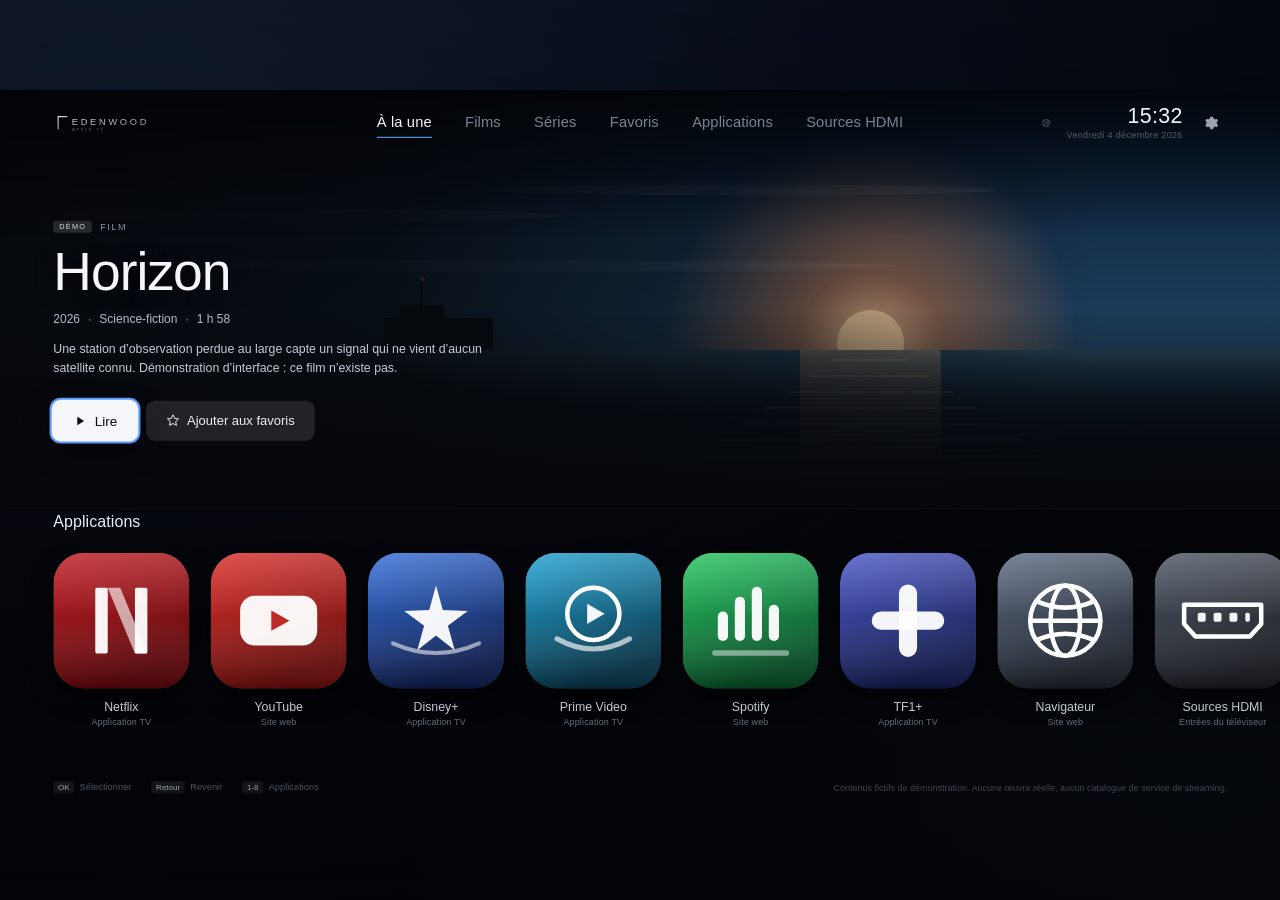
<file: index.html>
<!DOCTYPE html>
<html lang="fr">
<head>
<meta charset="utf-8">
<title>Edenwood Apple TV</title>
<meta name="viewport" content="width=1920, initial-scale=1">
<meta name="description" content="Interface Smart TV Edenwood Apple TV pour navigateur VIDAA.">
<meta name="theme-color" content="#05070b">
<link rel="icon" href="assets/logos/edenwood.svg" type="image/svg+xml">
<link rel="stylesheet" href="style.css?v=1.2.0">
</head>
<body class="chargement">

<!-- Bibliothèque d'icônes vectorielles — créées pour ce projet -->
<svg class="svg-defs" aria-hidden="true" focusable="false" width="0" height="0">
  <defs>
    <symbol id="i-reglages" viewBox="0 0 24 24">
      <circle cx="12" cy="12" r="3.1"/>
      <path d="M19.3 13.5a7.7 7.7 0 0 0 0-3l1.9-1.4-1.9-3.3-2.3 1a7.4 7.4 0 0 0-2.6-1.5L13.9 3h-3.8l-.5 2.3a7.4 7.4 0 0 0-2.6 1.5l-2.3-1-1.9 3.3 1.9 1.4a7.7 7.7 0 0 0 0 3l-1.9 1.4 1.9 3.3 2.3-1a7.4 7.4 0 0 0 2.6 1.5l.5 2.3h3.8l.5-2.3a7.4 7.4 0 0 0 2.6-1.5l2.3 1 1.9-3.3z"/>
    </symbol>
    <symbol id="i-lecture" viewBox="0 0 24 24"><path d="M8 5.1v13.8L19.2 12z"/></symbol>
    <symbol id="i-info" viewBox="0 0 24 24"><path d="M12 2a10 10 0 1 0 0 20 10 10 0 0 0 0-20zm0 4.2a1.4 1.4 0 1 1 0 2.8 1.4 1.4 0 0 1 0-2.8zM13.4 18h-2.8v-7.3h2.8z"/></symbol>
    <symbol id="i-etoile" viewBox="0 0 24 24"><path d="M12 2.6l2.9 6 6.6.9-4.8 4.6 1.2 6.5L12 17.5 6.1 20.6l1.2-6.5L2.5 9.5l6.6-.9z"/></symbol>
    <symbol id="i-etoile-vide" viewBox="0 0 24 24">
      <path d="M12 2.6l2.9 6 6.6.9-4.8 4.6 1.2 6.5L12 17.5 6.1 20.6l1.2-6.5L2.5 9.5l6.6-.9z" fill="none" stroke="currentColor" stroke-width="1.7" stroke-linejoin="round"/>
    </symbol>
    <symbol id="i-fleche" viewBox="0 0 24 24"><path d="M9.3 4.6L16.7 12l-7.4 7.4-1.9-1.9L12.9 12 7.4 6.5z"/></symbol>
    <symbol id="i-reseau" viewBox="0 0 24 24">
      <path d="M12 3.4a8.6 8.6 0 1 0 0 17.2 8.6 8.6 0 0 0 0-17.2zm0 1.6c1 0 2.2 1.8 2.7 4.4H9.3C9.8 6.8 11 5 12 5zM5.2 12c0-.7.1-1.3.3-2h3a18 18 0 0 0 0 4h-3a7 7 0 0 1-.3-2zm1 3.6h2.5c.3 1.1.7 2 1.1 2.8a6.9 6.9 0 0 1-3.6-2.8zm2.5-7.2H6.2A6.9 6.9 0 0 1 9.8 5.6c-.4.8-.8 1.7-1.1 2.8zM12 19c-1 0-2.2-1.8-2.7-4.4h5.4C14.2 17.2 13 19 12 19zm2.9-6.1H9.1a16 16 0 0 1 0-1.8h5.8a16 16 0 0 1 0 1.8zm.8 6.1c.4-.8.8-1.7 1.1-2.8h2.5a6.9 6.9 0 0 1-3.6 2.8zm1.1-9.6c-.3-1.1-.7-2-1.1-2.8a6.9 6.9 0 0 1 3.6 2.8zm1.5 5.9h-3a18 18 0 0 0 0-4h3a7 7 0 0 1 0 4z"/>
    </symbol>
    <symbol id="i-hdmi" viewBox="0 0 24 24">
      <path d="M3.2 8.4h17.6v4.3L18.4 15H5.6L3.2 12.7z" fill="none" stroke="currentColor" stroke-width="1.7" stroke-linejoin="round"/>
      <path d="M6.6 9.9h1.6v1.9H6.6zM10 9.9h1.6v1.9H10zM13.4 9.9H15v1.9h-1.6zM16.8 9.9h1.1v1.9h-1.1z"/>
    </symbol>
    <!-- icônes de réglages, trait fin -->
    <g fill="none" stroke="currentColor" stroke-width="1.6" stroke-linecap="round" stroke-linejoin="round">
      <symbol id="r-theme" viewBox="0 0 24 24"><circle cx="12" cy="12" r="8.4" fill="none" stroke="currentColor" stroke-width="1.6"/><path d="M12 3.6v16.8" stroke="currentColor" stroke-width="1.6"/><path d="M12 3.6a8.4 8.4 0 0 1 0 16.8z" fill="currentColor" stroke="none"/></symbol>
      <symbol id="r-couleur" viewBox="0 0 24 24"><circle cx="12" cy="12" r="8.4" fill="none" stroke="currentColor" stroke-width="1.6"/><circle cx="12" cy="12" r="3.6" fill="currentColor" stroke="none"/></symbol>
      <symbol id="r-image" viewBox="0 0 24 24"><rect x="3.4" y="5.4" width="17.2" height="13.2" rx="2.4" fill="none" stroke="currentColor" stroke-width="1.6"/><circle cx="8.6" cy="10.2" r="1.6" fill="currentColor" stroke="none"/><path d="M4.4 17.2l4.8-4.6 3.4 3.2 3-2.6 4 4" fill="none" stroke="currentColor" stroke-width="1.6"/></symbol>
      <symbol id="r-calque" viewBox="0 0 24 24"><path d="M12 3.6l8.4 4.6-8.4 4.6-8.4-4.6z" fill="none" stroke="currentColor" stroke-width="1.6"/><path d="M4.6 12.4l7.4 4 7.4-4M4.6 16.2l7.4 4 7.4-4" fill="none" stroke="currentColor" stroke-width="1.6"/></symbol>
      <symbol id="r-eclair" viewBox="0 0 24 24"><path d="M13.4 2.8L5.6 13.4h5.2l-.8 7.8 8-10.8h-5.2z" fill="none" stroke="currentColor" stroke-width="1.6"/></symbol>
      <symbol id="r-affiche" viewBox="0 0 24 24"><rect x="4.4" y="3.4" width="15.2" height="17.2" rx="2.2" fill="none" stroke="currentColor" stroke-width="1.6"/><path d="M7.6 16.4h6.4M7.6 19h3.4" fill="none" stroke="currentColor" stroke-width="1.6"/></symbol>
      <symbol id="r-horloge" viewBox="0 0 24 24"><circle cx="12" cy="12" r="8.4" fill="none" stroke="currentColor" stroke-width="1.6"/><path d="M12 7.2V12l3.2 2" fill="none" stroke="currentColor" stroke-width="1.6"/></symbol>
      <symbol id="r-calendrier" viewBox="0 0 24 24"><rect x="3.8" y="5" width="16.4" height="15" rx="2.2" fill="none" stroke="currentColor" stroke-width="1.6"/><path d="M3.8 9.4h16.4M8 3.2v3.4M16 3.2v3.4" fill="none" stroke="currentColor" stroke-width="1.6"/></symbol>
      <symbol id="r-grille" viewBox="0 0 24 24"><rect x="3.6" y="3.6" width="7" height="7" rx="1.8" fill="none" stroke="currentColor" stroke-width="1.6"/><rect x="13.4" y="3.6" width="7" height="7" rx="1.8" fill="none" stroke="currentColor" stroke-width="1.6"/><rect x="3.6" y="13.4" width="7" height="7" rx="1.8" fill="none" stroke="currentColor" stroke-width="1.6"/><rect x="13.4" y="13.4" width="7" height="7" rx="1.8" fill="none" stroke="currentColor" stroke-width="1.6"/></symbol>
      <symbol id="r-oeil" viewBox="0 0 24 24"><path d="M2.6 12S6 5.8 12 5.8 21.4 12 21.4 12 18 18.2 12 18.2 2.6 12 2.6 12z" fill="none" stroke="currentColor" stroke-width="1.6"/><circle cx="12" cy="12" r="3" fill="none" stroke="currentColor" stroke-width="1.6"/></symbol>
      <symbol id="r-info" viewBox="0 0 24 24"><circle cx="12" cy="12" r="8.4" fill="none" stroke="currentColor" stroke-width="1.6"/><path d="M12 11v5.4" fill="none" stroke="currentColor" stroke-width="1.6"/><circle cx="12" cy="8.1" r="1.1" fill="currentColor" stroke="none"/></symbol>
      <symbol id="r-reinit" viewBox="0 0 24 24"><path d="M19.4 12a7.4 7.4 0 1 1-2.3-5.4" fill="none" stroke="currentColor" stroke-width="1.6"/><path d="M17.8 2.8v4.4h-4.4" fill="none" stroke="currentColor" stroke-width="1.6"/></symbol>
      <symbol id="r-ecran" viewBox="0 0 24 24"><rect x="2.8" y="4.4" width="18.4" height="12.4" rx="2.2" fill="none" stroke="currentColor" stroke-width="1.6"/><path d="M8.6 20h6.8" fill="none" stroke="currentColor" stroke-width="1.6"/></symbol>
      <symbol id="r-cle" viewBox="0 0 24 24"><path d="M20.4 4.4l-7.6 7.6a5 5 0 1 0 2.6 2.6l1.6-1.6 1.8 1.8 1.6-1.6-1.8-1.8 1.6-1.6z" fill="none" stroke="currentColor" stroke-width="1.6"/></symbol>
    </g>
  </defs>
</svg>

<div id="fond" class="fond"></div>
<div class="fond-voile"></div>

<div id="app" class="app">

  <div class="scrim-haut"></div>

  <!-- ============ EN-TÊTE ============ -->
  <header class="entete" id="entete">
    <div class="entete-gauche">
      <img class="logo" src="assets/logos/edenwood.svg" alt="Edenwood Apple TV" width="232" height="36">
    </div>

    <nav class="onglets" id="onglets" data-nav-row="onglets" aria-label="Sections"></nav>

    <div class="entete-droite">
      <span class="etat-reseau" id="etat-reseau" title="État de la connexion">
        <svg class="ico" aria-hidden="true"><use xlink:href="#i-reseau" href="#i-reseau"></use></svg>
      </span>
      <div class="horloge" id="horloge">
        <span class="heure" id="heure">--:--</span>
        <span class="date" id="date-jour"></span>
      </div>
      <button type="button" class="bouton-icone focusable" id="btn-reglages" data-action="ouvrir-reglages" aria-label="Réglages">
        <svg class="ico" aria-hidden="true"><use xlink:href="#i-reglages" href="#i-reglages"></use></svg>
      </button>
    </div>
  </header>

  <!-- ============ CONTENU ============ -->
  <main class="scene" id="scene">

    <!-- Vue : À la une -->
    <section class="vue" id="vue-alaune" data-vue="alaune">
      <div class="hero" id="banniere">
        <div class="hero-media">
          <div class="hero-img visible" id="hero-a"></div>
          <div class="hero-img" id="hero-b"></div>
        </div>
        <div class="hero-voile-g"></div>
        <div class="hero-voile-b"></div>
        <div class="hero-texte" id="hero-texte">
          <p class="hero-sur"><span class="puce-demo">DÉMO</span><span id="banniere-type">Film</span></p>
          <h1 class="hero-titre" id="banniere-titre">&nbsp;</h1>
          <p class="hero-meta">
            <span id="banniere-annee"></span><i></i><span id="banniere-genre"></span><i></i><span id="banniere-duree"></span>
          </p>
          <p class="hero-synopsis" id="banniere-synopsis"></p>
          <div class="hero-actions" data-nav-row="banniere">
            <button type="button" class="bouton bouton-primaire focusable" id="btn-ouvrir" data-action="hero-lire">
              <svg class="ico" aria-hidden="true"><use xlink:href="#i-lecture" href="#i-lecture"></use></svg><span>Lire</span>
            </button>
            <button type="button" class="bouton bouton-discret focusable" id="btn-hero-favori" data-action="hero-favori">
              <svg class="ico" id="btn-hero-favori-ico" aria-hidden="true"><use xlink:href="#i-etoile-vide" href="#i-etoile-vide"></use></svg>
              <span id="btn-hero-favori-texte">Ajouter aux favoris</span>
            </button>
          </div>
        </div>
      </div>
      <div class="rails" id="rails-alaune"></div>
    </section>

    <section class="vue" id="vue-films" data-vue="films"></section>
    <section class="vue" id="vue-series" data-vue="series"></section>
    <section class="vue" id="vue-favoris" data-vue="favoris"></section>
    <section class="vue" id="vue-apps" data-vue="apps"></section>
    <section class="vue" id="vue-hdmi" data-vue="hdmi"></section>

    <section class="vue" id="vue-reglages" data-vue="reglages">
      <header class="vue-entete">
        <h2 class="vue-titre">Réglages</h2>
        <p class="vue-sous-titre">Gauche et Droite modifient une valeur · OK active · Retour quitte</p>
      </header>
      <div id="reglages-contenu"></div>
    </section>

  </main>

  <footer class="aide" id="aide">
    <span class="aide-item"><b>OK</b>Sélectionner</span>
    <span class="aide-item"><b>Retour</b>Revenir</span>
    <span class="aide-item"><b>1-8</b>Applications</span>
    <span class="aide-note" id="aide-demo"></span>
  </footer>

</div>

<!-- ============ FEUILLE MODALE ============ -->
<div class="modale-fond" id="modale-fond" hidden>
  <div class="modale" id="modale" role="dialog" aria-modal="true" aria-labelledby="modale-titre">
    <div class="modale-visuel" id="modale-visuel"></div>
    <div class="modale-corps">
      <p class="modale-surtitre" id="modale-surtitre"></p>
      <h3 class="modale-titre" id="modale-titre">&nbsp;</h3>
      <p class="modale-meta" id="modale-meta"></p>
      <p class="modale-texte" id="modale-texte"></p>
      <div class="modale-actions" id="modale-actions" data-nav-row="modale"></div>
    </div>
  </div>
</div>

<div class="toast" id="toast" hidden><span id="toast-texte"></span></div>

<div class="demarrage" id="demarrage">
  <img src="assets/logos/edenwood.svg" alt="" width="300" height="47">
  <div class="demarrage-barre"><span></span></div>
</div>

<script src="config.js?v=1.2.0"></script>
<script src="app.js?v=1.2.0"></script>
</body>
</html>
</file>
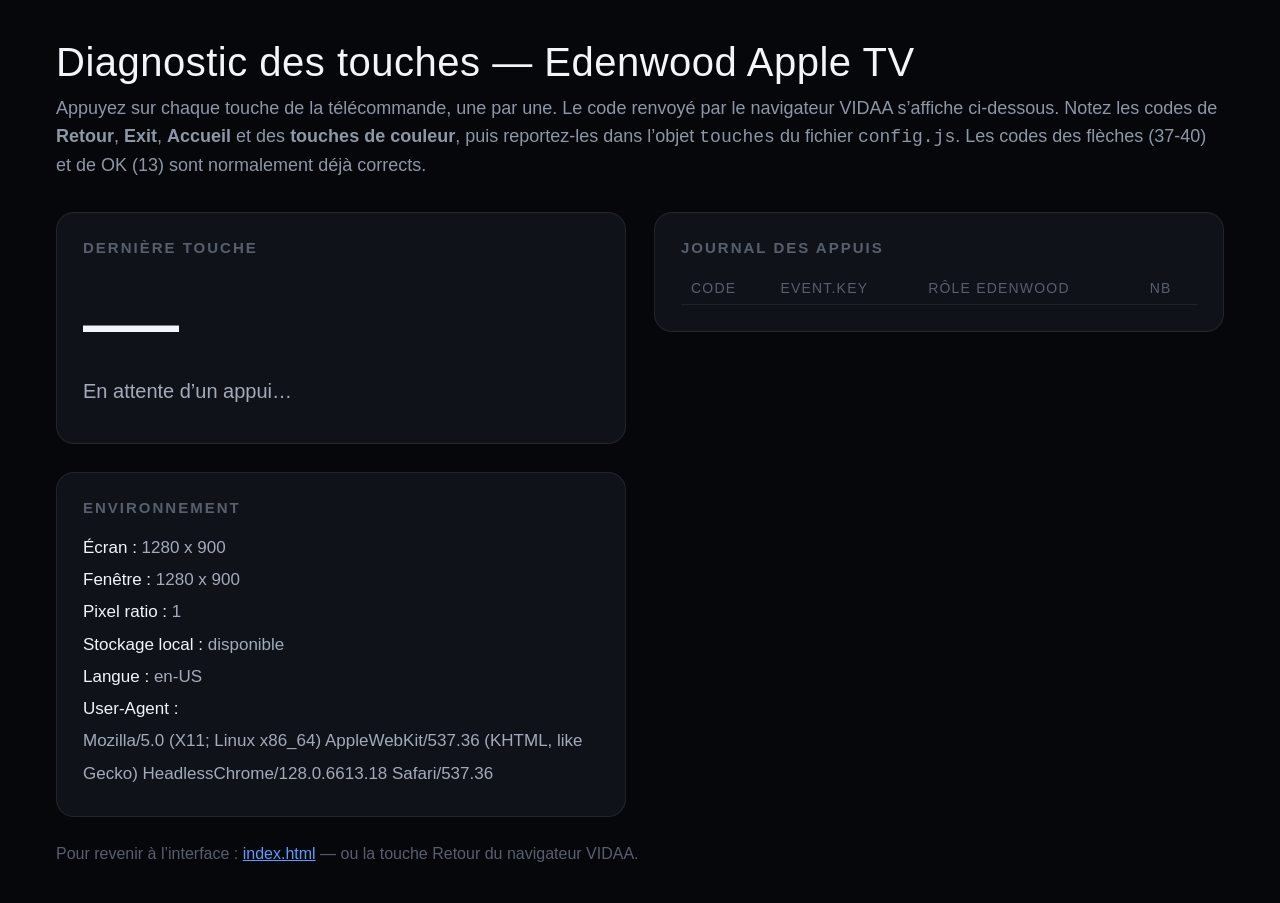
<file: diagnostic.html>
<!DOCTYPE html>
<html lang="fr">
<head>
<meta charset="utf-8">
<title>Edenwood — Diagnostic des touches</title>
<meta name="viewport" content="width=1920, initial-scale=1">
<style>
  * { margin:0; padding:0; box-sizing:border-box; }
  body { background:#05070b; color:#f2f5f9; font-family:"Helvetica Neue",Helvetica,Arial,sans-serif; padding:40px 56px; }
  h1 { font-size:40px; font-weight:200; letter-spacing:.5px; }
  p.intro { color:#8e97a5; font-size:18px; margin-top:10px; line-height:1.55; max-width:1300px; }
  .grille { display:-webkit-box; display:flex; margin-top:32px; }
  .col { -webkit-box-flex:1; flex:1 1 0; }
  .col + .col { margin-left:28px; }
  .bloc { background:rgba(18,22,29,.8); border:1px solid rgba(255,255,255,.08); border-radius:18px; padding:26px; }
  .bloc h2 { font-size:15px; letter-spacing:2px; text-transform:uppercase; color:#585f6c; margin-bottom:16px; }
  .gros { font-size:96px; font-weight:200; line-height:1; font-variant-numeric:tabular-nums; }
  .sous { font-size:20px; color:#a3abba; margin-top:12px; word-break:break-all; }
  .roles { margin-top:14px; font-size:19px; }
  .roles b { color:#5b9cff; }
  table { width:100%; border-collapse:collapse; font-size:17px; }
  th,td { text-align:left; padding:8px 10px; border-bottom:1px solid rgba(255,255,255,.07); }
  th { color:#585f6c; font-weight:500; font-size:14px; letter-spacing:1.2px; text-transform:uppercase; }
  td.code { font-variant-numeric:tabular-nums; color:#e3c07f; width:110px; }
  .journal { max-height:430px; overflow:hidden; }
  .infos { font-size:17px; line-height:1.9; color:#a3abba; }
  .infos b { color:#f2f5f9; font-weight:500; }
  .pied { margin-top:28px; color:#585f6c; font-size:16px; }
  a { color:#5b9cff; }
</style>
</head>
<body>

<h1>Diagnostic des touches — Edenwood Apple TV</h1>
<p class="intro">
  Appuyez sur chaque touche de la télécommande, une par une. Le code renvoyé par le navigateur VIDAA s’affiche
  ci-dessous. Notez les codes de <b>Retour</b>, <b>Exit</b>, <b>Accueil</b> et des <b>touches de couleur</b>,
  puis reportez-les dans l’objet <code>touches</code> du fichier <code>config.js</code>.
  Les codes des flèches (37-40) et de OK (13) sont normalement déjà corrects.
</p>

<div class="grille">
  <div class="col">
    <div class="bloc">
      <h2>Dernière touche</h2>
      <div class="gros" id="code">—</div>
      <div class="sous" id="detail">En attente d’un appui…</div>
      <div class="roles" id="role"></div>
    </div>
    <div class="bloc" style="margin-top:28px">
      <h2>Environnement</h2>
      <div class="infos" id="env"></div>
    </div>
  </div>
  <div class="col">
    <div class="bloc journal">
      <h2>Journal des appuis</h2>
      <table>
        <thead><tr><th>Code</th><th>event.key</th><th>Rôle Edenwood</th><th>Nb</th></tr></thead>
        <tbody id="journal"></tbody>
      </table>
    </div>
  </div>
</div>

<p class="pied">
  Pour revenir à l’interface : <a href="index.html">index.html</a> —
  ou la touche Retour du navigateur VIDAA.
</p>

<script src="config.js?v=1.2.0"></script>
<script>
(function () {
  'use strict';
  var C = window.EDENWOOD || { touches: {} };
  var vus = {}, ordre = [];

  function roleDe(code) {
    var t = C.touches || {}, k, i;
    for (k in t) {
      if (t.hasOwnProperty(k)) {
        for (i = 0; i < t[k].length; i++) { if (t[k][i] === code) { return k; } }
      }
    }
    if (code >= 49 && code <= 57) { return 'application ' + (code - 48); }
    return null;
  }

  function maj(code, cle) {
    document.getElementById('code').innerHTML = code;
    document.getElementById('detail').innerHTML = 'event.key = ' + (cle ? '« ' + cle + ' »' : '(non fourni)');
    var r = roleDe(code);
    document.getElementById('role').innerHTML = r
      ? 'Rôle reconnu : <b>' + r + '</b>'
      : 'Rôle : <b style="color:#e2607a">aucun</b> — code à ajouter dans config.js';

    if (!vus[code]) { vus[code] = { code: code, cle: cle || '', n: 0 }; ordre.unshift(code); }
    vus[code].n++;
    if (cle) { vus[code].cle = cle; }

    var html = '', i, v;
    for (i = 0; i < ordre.length && i < 18; i++) {
      v = vus[ordre[i]];
      var rr = roleDe(v.code);
      html += '<tr><td class="code">' + v.code + '</td><td>' + (v.cle || '—') + '</td><td>' +
              (rr ? rr : '<span style="color:#e2607a">—</span>') + '</td><td>' + v.n + '</td></tr>';
    }
    document.getElementById('journal').innerHTML = html;
  }

  function surTouche(ev) {
    ev = ev || window.event;
    var code = ev.keyCode || ev.which || 0;
    if (ev.preventDefault) { ev.preventDefault(); }
    maj(code, ev.key);
    return false;
  }

  if (document.addEventListener) { document.addEventListener('keydown', surTouche, false); }
  else { document.attachEvent('onkeydown', surTouche); }

  var ls = 'indisponible';
  try { window.localStorage.setItem('__t', '1'); window.localStorage.removeItem('__t'); ls = 'disponible'; }
  catch (e) { ls = 'indisponible'; }

  document.getElementById('env').innerHTML =
    '<b>Écran :</b> ' + (window.screen ? screen.width + ' x ' + screen.height : 'inconnu') + '<br>' +
    '<b>Fenêtre :</b> ' + window.innerWidth + ' x ' + window.innerHeight + '<br>' +
    '<b>Pixel ratio :</b> ' + (window.devicePixelRatio || 1) + '<br>' +
    '<b>Stockage local :</b> ' + ls + '<br>' +
    '<b>Langue :</b> ' + (navigator.language || navigator.userLanguage || '?') + '<br>' +
    '<b>User-Agent :</b><br>' + (navigator.userAgent || '?');
})();
</script>
</body>
</html>
</file>
<file: style.css>
/* =============================================================
   EDENWOOD APPLE TV — style.css  (v2, refonte premium)

   Scène fixe de 1920 x 1080 px, mise à l'échelle par app.js.
   Compatibilité navigateur VIDAA ancien :
     · aucune propriété récente (gap, clamp, :is, aspect-ratio…)
     · valeur de repli déclarée avant chaque variable CSS
     · préfixes -webkit- sur transform / transition / flex / dégradés
     · animations limitées à transform et opacity
   ============================================================= */

:root {
  --accent: #5b9cff;
  --accent-sombre: #2f6fd0;
  --fond: #05070b;
  --texte: #f4f6fa;
  --texte-2: #b3bbc8;
  --texte-3: #7b8493;
  --texte-4: #555c68;
}

* { margin: 0; padding: 0; box-sizing: border-box; }

html, body {
  width: 100%; height: 100%;
  overflow: hidden;
  background: #05070b;
  background: var(--fond);
  color: #f4f6fa;
  color: var(--texte);
  font-family: "Helvetica Neue", Helvetica, "Segoe UI", Arial, sans-serif;
  font-weight: 400;
  -webkit-font-smoothing: antialiased;
}
body { cursor: default; }
body.sans-animation * { -webkit-transition: none !important; transition: none !important; -webkit-animation: none !important; animation: none !important; }

img { border: 0; display: block; }
button { font-family: inherit; color: inherit; background: none; border: 0; outline: 0; }
.svg-defs { position: absolute; width: 0; height: 0; overflow: hidden; }
.ico { width: 24px; height: 24px; fill: currentColor; display: block; }

/* ---------- Fond d'écran ---------- */
.fond {
  position: fixed; left: 0; top: 0; width: 100%; height: 100%;
  background-color: #05070b;
  background-position: center center; background-size: cover; background-repeat: no-repeat;
  z-index: 0;
}
.fond-voile {
  position: fixed; left: 0; top: 0; width: 100%; height: 100%;
  background: -webkit-linear-gradient(top, rgba(0,0,0,0.30) 0%, rgba(0,0,0,0.62) 55%, rgba(2,3,6,0.88) 100%);
  background: linear-gradient(to bottom, rgba(0,0,0,0.30) 0%, rgba(0,0,0,0.62) 55%, rgba(2,3,6,0.88) 100%);
  z-index: 1;
}

/* ---------- Scène fixe ---------- */
.app {
  position: fixed; left: 0; top: 0;
  width: 1920px; height: 1080px;
  -webkit-transform-origin: 0 0; transform-origin: 0 0;
  z-index: 2;
}
.scrim-haut {
  position: absolute; left: 0; top: 0; width: 1920px; height: 220px;
  background: -webkit-linear-gradient(top, rgba(2,3,6,0.88) 0%, rgba(2,3,6,0.45) 55%, rgba(2,3,6,0) 100%);
  background: linear-gradient(to bottom, rgba(2,3,6,0.88) 0%, rgba(2,3,6,0.45) 55%, rgba(2,3,6,0) 100%);
  z-index: 20; pointer-events: none;
}

/* =============================================================
   EN-TÊTE — fine, alignée, jamais imposante
   ============================================================= */
.entete {
  position: absolute; left: 0; top: 0; width: 1920px; height: 98px;
  padding: 0 80px;
  display: -webkit-box; display: flex;
  -webkit-box-align: center; align-items: center;
  z-index: 30;
}
.entete-gauche { width: 320px; }
.logo { width: 232px; height: 36px; opacity: 0.88; }

.onglets {
  -webkit-box-flex: 1; flex: 1 1 auto;
  display: -webkit-box; display: flex;
  -webkit-box-pack: center; justify-content: center;
  -webkit-box-align: center; align-items: center;
}
.onglet {
  position: relative;
  font-size: 22px; font-weight: 400; letter-spacing: 0.2px;
  color: #7b8493; color: var(--texte-3);
  padding: 9px 22px; margin: 0 3px; border-radius: 11px;
  white-space: nowrap;
  -webkit-transition: color .2s ease; transition: color .2s ease;
}
.onglet.actif { color: #f4f6fa; color: var(--texte); }
.onglet.actif:after {
  content: ""; position: absolute; left: 22px; right: 22px; bottom: -1px; height: 2px;
  border-radius: 1px; background: #5b9cff; background: var(--accent); opacity: 0.9;
}

.entete-droite {
  width: 320px;
  display: -webkit-box; display: flex;
  -webkit-box-pack: end; justify-content: flex-end;
  -webkit-box-align: center; align-items: center;
}
.etat-reseau { color: #555c68; margin-right: 22px; }
.etat-reseau .ico { width: 17px; height: 17px; opacity: 0.75; }
.etat-reseau.hors-ligne { color: #e2607a; }
.etat-reseau.hors-ligne .ico { opacity: 1; }

.horloge { text-align: right; margin-right: 20px; }
.horloge.masquee { visibility: hidden; }
.heure {
  display: block; font-size: 32px; font-weight: 200; letter-spacing: 0.5px; line-height: 1.05;
}
.date {
  display: block; font-size: 13.5px; color: #555c68; color: var(--texte-4);
  letter-spacing: 0.5px; margin-top: 3px;
}
.date.masquee { display: none; }

.bouton-icone {
  width: 46px; height: 46px; border-radius: 23px;
  display: -webkit-box; display: flex;
  -webkit-box-align: center; align-items: center;
  -webkit-box-pack: center; justify-content: center;
  color: #9aa3b1;
  -webkit-transition: -webkit-transform .2s ease, color .2s ease;
  transition: transform .2s ease, color .2s ease;
}
.bouton-icone .ico { width: 25px; height: 25px; }

/* =============================================================
   SCÈNE
   ============================================================= */
.scene {
  position: absolute; left: 0; top: 0;
  width: 1920px; height: 1012px;
  overflow: hidden; z-index: 10;
}
.vue {
  position: absolute; left: 0; top: 0; width: 1920px;
  display: none;
  -webkit-transform: translate3d(0,0,0); transform: translate3d(0,0,0);
  -webkit-transition: -webkit-transform .3s ease-out; transition: transform .3s ease-out;
}
.vue.active { display: block; }
.vue.entrante { -webkit-animation: entree .34s ease-out; animation: entree .34s ease-out; }
@-webkit-keyframes entree { from { opacity: 0; } to { opacity: 1; } }
@keyframes entree { from { opacity: 0; } to { opacity: 1; } }

/* vues sans bannière : on dégage la hauteur de l'en-tête */
#vue-films, #vue-series, #vue-favoris, #vue-apps, #vue-hdmi, #vue-reglages { padding-top: 120px; }

.vue-entete { padding: 0 80px 30px; }
.vue-titre { font-size: 42px; font-weight: 200; letter-spacing: -0.2px; }
.vue-sous-titre {
  font-size: 16.5px; color: #7b8493; color: var(--texte-3);
  margin-top: 10px; max-width: 1180px; line-height: 1.5;
}

/* ---------- Pied d'aide ---------- */
.aide {
  position: absolute; left: 80px; right: 80px; bottom: 0; height: 68px;
  display: -webkit-box; display: flex; -webkit-box-align: center; align-items: center;
  font-size: 14px; color: #4b515c; z-index: 25;
}
.aide-item { margin-right: 30px; }
.aide-item b {
  display: inline-block; min-width: 24px; text-align: center;
  padding: 2px 7px; margin-right: 8px; border-radius: 5px;
  background: rgba(255,255,255,0.07); color: #9aa3b1; font-weight: 500; font-size: 12px;
}
.aide-note { margin-left: auto; color: #3f444e; font-size: 13.5px; }

/* =============================================================
   BANNIÈRE PRINCIPALE — plein cadre, immersive
   ============================================================= */
.hero { position: relative; width: 1920px; height: 628px; overflow: hidden; }
.hero-media { position: absolute; left: 0; top: 0; width: 100%; height: 100%; }
.hero-img {
  position: absolute; left: 0; top: 0; width: 100%; height: 100%;
  background-position: center center; background-size: cover; background-repeat: no-repeat;
  opacity: 0;
  -webkit-transition: opacity .62s ease; transition: opacity .62s ease;
}
.hero-img.visible { opacity: 1; }

.hero-voile-g {
  position: absolute; left: 0; top: 0; width: 100%; height: 100%;
  background: -webkit-linear-gradient(left, rgba(5,7,11,0.97) 0%, rgba(5,7,11,0.86) 30%, rgba(5,7,11,0.38) 62%, rgba(5,7,11,0.05) 86%);
  background: linear-gradient(to right, rgba(5,7,11,0.97) 0%, rgba(5,7,11,0.86) 30%, rgba(5,7,11,0.38) 62%, rgba(5,7,11,0.05) 86%);
}
.hero-voile-b {
  position: absolute; left: 0; bottom: 0; width: 100%; height: 300px;
  background: -webkit-linear-gradient(top, rgba(5,7,11,0) 0%, rgba(5,7,11,0.72) 52%, #05070b 100%);
  background: linear-gradient(to bottom, rgba(5,7,11,0) 0%, rgba(5,7,11,0.72) 52%, #05070b 100%);
}

.hero-texte {
  position: absolute; left: 80px; top: 196px; width: 780px;
  -webkit-transition: opacity .38s ease; transition: opacity .38s ease;
}
.hero-texte.transition { opacity: 0; }
.hero-sur {
  font-size: 13.5px; letter-spacing: 2.4px; text-transform: uppercase;
  color: #9aa3b1; margin-bottom: 18px;
}
.puce-demo {
  display: inline-block; padding: 3px 9px; margin-right: 12px;
  border-radius: 4px; font-size: 11px; letter-spacing: 1.8px;
  background: rgba(255,255,255,0.14); color: #e9edf3; vertical-align: 1px;
}
.hero-titre {
  font-size: 80px; font-weight: 200; letter-spacing: -1.4px; line-height: 1.02;
  text-shadow: 0 4px 28px rgba(0,0,0,0.55);
}
.hero-meta { font-size: 18px; color: #b3bbc8; color: var(--texte-2); margin-top: 20px; }
.hero-meta i {
  display: inline-block; width: 3px; height: 3px; border-radius: 2px;
  background: #555c68; margin: 0 13px; vertical-align: 4px;
}
.hero-synopsis {
  font-size: 18.5px; line-height: 1.6; color: #c4cbd6; margin-top: 18px;
  max-width: 700px; max-height: 90px; overflow: hidden;
}
.hero-actions {
  margin-top: 34px;
  display: -webkit-box; display: flex; -webkit-box-align: center; align-items: center;
}

/* ---------- Boutons ---------- */
.bouton {
  height: 60px; padding: 0 30px; margin-right: 14px; border-radius: 13px;
  display: -webkit-inline-box; display: inline-flex;
  -webkit-box-align: center; align-items: center;
  font-size: 19.5px; font-weight: 500; white-space: nowrap;
  background: rgba(255,255,255,0.13); color: #edf1f6;
  -webkit-transition: -webkit-transform .2s ease, background .2s ease;
  transition: transform .2s ease, background .2s ease;
}
.bouton .ico { width: 21px; height: 21px; margin-right: 11px; }
.bouton-primaire { background: #f4f6fa; color: #080b10; }
.bouton-primaire .ico { fill: #080b10; }
.bouton-discret { background: rgba(255,255,255,0.11); }
.bouton.compact { height: 52px; font-size: 18px; padding: 0 26px; }
.bouton.actif { background: #5b9cff; background: var(--accent); color: #05070b; }
.bouton.actif .ico { fill: #05070b; }

/* =============================================================
   RAILS
   ============================================================= */
.rails { padding-top: 6px; }
.rail { margin-bottom: 46px; }
.rail-entete {
  padding: 0 80px 18px;
  display: -webkit-box; display: flex; -webkit-box-align: baseline; align-items: baseline;
}
.rail-titre { font-size: 24px; font-weight: 500; letter-spacing: 0.1px; color: #e9edf3; }
.rail-compte { font-size: 14px; color: #4b515c; margin-left: 16px; letter-spacing: 0.3px; }

.rail-fenetre { position: relative; overflow: hidden; padding: 14px 0 18px; }
.rail-piste {
  position: relative; padding: 0 80px; white-space: nowrap;
  -webkit-transform: translate3d(0,0,0); transform: translate3d(0,0,0);
  -webkit-transition: -webkit-transform .3s ease-out; transition: transform .3s ease-out;
}

/* ---------- Carte affiche ---------- */
.carte {
  display: inline-block; vertical-align: top;
  width: 244px; margin-right: 30px; white-space: normal;
  -webkit-transition: -webkit-transform .2s ease; transition: transform .2s ease;
}
.carte-visuel {
  position: relative; width: 244px; height: 366px;
  border-radius: 12px; overflow: hidden;
  background: #0f131a;
  background-position: center center; background-size: cover; background-repeat: no-repeat;
  box-shadow: 0 12px 30px rgba(0,0,0,0.52);
}
.carte-badge {
  position: absolute; left: 10px; top: 10px;
  padding: 2px 7px; border-radius: 4px; font-size: 10px; letter-spacing: 1.5px;
  background: rgba(4,6,10,0.62); color: #dfe5ee;
}
.carte-favori {
  position: absolute; right: 10px; top: 10px; width: 24px; height: 24px;
  border-radius: 12px; background: rgba(4,6,10,0.62); display: none;
}
.carte.est-favori .carte-favori { display: block; }
.carte-favori .ico { width: 14px; height: 14px; margin: 5px; fill: #e3c07f; }
.carte-titre {
  font-size: 18px; font-weight: 500; margin-top: 15px; color: #dde3ec;
  overflow: hidden; text-overflow: ellipsis; white-space: nowrap;
}
.carte-sous { font-size: 14.5px; color: #656d7b; margin-top: 4px; }

/* ---------- Carte application ---------- */
.carte-app {
  display: inline-block; vertical-align: top;
  width: 204px; margin-right: 32px; white-space: normal; text-align: center;
  -webkit-transition: -webkit-transform .2s ease; transition: transform .2s ease;
}
.carte-app-visuel {
  position: relative; width: 204px; height: 204px; border-radius: 46px; overflow: hidden;
  background: #0f131a;
  box-shadow: 0 14px 32px rgba(0,0,0,0.55);
}
.carte-app-visuel img { width: 100%; height: 100%; }
.carte-app-touche {
  position: absolute; left: 12px; top: 12px; width: 24px; height: 24px; line-height: 24px;
  border-radius: 12px; font-size: 12.5px; font-weight: 600;
  background: rgba(4,6,10,0.55); color: #fff; opacity: 0;
  -webkit-transition: opacity .2s ease; transition: opacity .2s ease;
}
.focus .carte-app-touche { opacity: 1; }
.carte-app-nom { font-size: 18.5px; font-weight: 500; margin-top: 16px; color: #dde3ec; }
.carte-app-note { font-size: 13.5px; color: #656d7b; margin-top: 4px; letter-spacing: 0.2px; }

/* ---------- Carte HDMI ---------- */
.carte-hdmi {
  display: inline-block; vertical-align: top;
  width: 336px; height: 186px; margin-right: 30px; white-space: normal;
  border-radius: 18px; padding: 28px;
  background: rgba(255,255,255,0.045);
  text-align: left;
  -webkit-transition: -webkit-transform .2s ease, background .2s ease;
  transition: transform .2s ease, background .2s ease;
}
.carte-hdmi .ico { width: 30px; height: 30px; color: #7b8493; fill: #7b8493; margin-bottom: 18px; }
.carte-hdmi-nom { font-size: 24px; font-weight: 500; color: #e3e8f0; }
.carte-hdmi-detail { font-size: 15px; color: #656d7b; margin-top: 8px; }

/* ---------- Grille (Favoris) ---------- */
.grille { padding: 10px 80px 0; }
.grille-ligne { position: relative; margin-bottom: 34px; white-space: nowrap; }
.grille-ligne .carte { margin-right: 36px; }

/* =============================================================
   FOCUS
   ============================================================= */
.focusable { outline: 0; }

.focus.carte, .focus.carte-app {
  -webkit-transform: scale(1.08); transform: scale(1.08);
  position: relative; z-index: 6;
}
.focus .carte-visuel, .focus .carte-app-visuel {
  box-shadow: 0 0 0 3px var(--accent), 0 28px 62px rgba(0,0,0,0.72);
}
.focus.carte .carte-titre, .focus.carte-app .carte-app-nom { color: #ffffff; }
.focus.carte .carte-sous, .focus.carte-app .carte-app-note { color: #97a0ad; }

.focus.carte-hdmi {
  -webkit-transform: scale(1.05); transform: scale(1.05);
  background: rgba(255,255,255,0.09);
  box-shadow: 0 0 0 3px var(--accent), 0 22px 48px rgba(0,0,0,0.6);
  position: relative; z-index: 6;
}
.focus.bouton {
  -webkit-transform: scale(1.04); transform: scale(1.04);
  box-shadow: 0 0 0 3px var(--accent), 0 14px 36px rgba(0,0,0,0.5);
}
.focus.bouton-discret { background: rgba(255,255,255,0.22); }
.focus.bouton-icone {
  color: #ffffff; background: rgba(255,255,255,0.14);
  -webkit-transform: scale(1.06); transform: scale(1.06);
  box-shadow: 0 0 0 3px var(--accent);
}
.focus.onglet { color: #ffffff; background: rgba(255,255,255,0.10); box-shadow: 0 0 0 2px var(--accent); }
.focus.ligne-reglage { background: rgba(255,255,255,0.085); box-shadow: 0 0 0 2px var(--accent); }

/* =============================================================
   RÉGLAGES — aéré, catégories séparées, valeurs à droite
   ============================================================= */
.reglages-groupe { margin: 0 80px 40px; }
.reglages-groupe:last-child { margin-bottom: 70px; }
.reglages-groupe-titre {
  font-size: 12.5px; letter-spacing: 2.6px; text-transform: uppercase;
  color: #555c68; margin: 0 0 14px 6px;
}
.reglages-bloc { border-radius: 20px; overflow: hidden; background: rgba(255,255,255,0.045); }
.ligne-reglage {
  position: relative;
  display: -webkit-box; display: flex; -webkit-box-align: center; align-items: center;
  height: 88px; padding: 0 30px;
  -webkit-transition: background .18s ease; transition: background .18s ease;
}
.ligne-reglage:after {
  content: ""; position: absolute; left: 82px; right: 30px; bottom: 0; height: 1px;
  background: rgba(255,255,255,0.055);
}
.ligne-reglage:last-child:after { display: none; }
.focus.ligne-reglage:after { opacity: 0; }

.ligne-reglage .ico-reg {
  width: 23px; height: 23px; color: #6d7684; margin-right: 29px;
  -webkit-flex: 0 0 auto; flex: 0 0 auto;
  -webkit-transition: color .18s ease; transition: color .18s ease;
}
.focus.ligne-reglage .ico-reg { color: #c3cad6; }

.ligne-reglage-texte { -webkit-box-flex: 1; flex: 1 1 auto; min-width: 0; }
.ligne-reglage-nom { font-size: 20px; font-weight: 400; color: #e3e8f0; }
.ligne-reglage-aide { font-size: 14.5px; color: #656d7b; margin-top: 4px; line-height: 1.4; }
.ligne-reglage-valeur {
  font-size: 19px; color: #aab2bf; margin-left: 26px; white-space: nowrap;
  display: -webkit-box; display: flex; -webkit-box-align: center; align-items: center;
  -webkit-transition: color .18s ease; transition: color .18s ease;
}
.focus.ligne-reglage .ligne-reglage-valeur { color: #5b9cff; color: var(--accent); }
.ligne-reglage-valeur .fl {
  width: 13px; height: 13px; fill: #8b94a2; opacity: 0; margin: 0 3px;
  -webkit-transition: opacity .18s ease; transition: opacity .18s ease;
}
.focus.ligne-reglage .ligne-reglage-valeur .fl { opacity: 0.85; }
.fl-g { -webkit-transform: rotate(180deg); transform: rotate(180deg); }
.puce-couleur {
  display: inline-block; width: 18px; height: 18px; border-radius: 9px;
  margin-right: 11px; vertical-align: -3px;
}
.valeur-info { color: #868e9c !important; font-size: 17px !important; }
.ligne-reglage.deplacement { background: rgba(255,255,255,0.12); }

/* =============================================================
   FEUILLE MODALE
   ============================================================= */
.modale-fond {
  position: fixed; left: 0; top: 0; width: 100%; height: 100%;
  background: rgba(2,3,6,0.84); z-index: 80;
  display: -webkit-box; display: flex;
  -webkit-box-align: center; align-items: center;
  -webkit-box-pack: center; justify-content: center;
}
.modale-fond[hidden] { display: none; }
.modale {
  width: 1160px; border-radius: 24px; overflow: hidden;
  background: #0c0f16;
  box-shadow: 0 44px 110px rgba(0,0,0,0.8);
  display: -webkit-box; display: flex;
  -webkit-animation: monte .26s ease-out; animation: monte .26s ease-out;
}
@-webkit-keyframes monte { from { opacity: 0; } to { opacity: 1; } }
@keyframes monte { from { opacity: 0; transform: translateY(14px); } to { opacity: 1; transform: translateY(0); } }
.modale-visuel {
  width: 390px; min-height: 560px;
  -webkit-flex: 0 0 auto; flex: 0 0 auto;
  background: #0f131a;
  background-position: center center; background-size: cover; background-repeat: no-repeat;
}
.modale-visuel.vide { display: none; }
.modale-corps { -webkit-box-flex: 1; flex: 1 1 auto; padding: 56px 58px 50px; min-width: 0; }
.modale-surtitre { font-size: 12.5px; letter-spacing: 2.4px; text-transform: uppercase; color: #6d7684; margin-bottom: 16px; }
.modale-titre { font-size: 46px; font-weight: 200; letter-spacing: -0.6px; line-height: 1.1; }
.modale-meta { font-size: 17.5px; color: #aab2bf; margin-top: 16px; }
.modale-texte { font-size: 18px; line-height: 1.65; color: #c4cbd6; margin-top: 22px; }
.modale-texte b { color: #eef2f7; font-weight: 500; }
.modale-actions {
  margin-top: 36px;
  display: -webkit-box; display: flex; -webkit-box-align: center; align-items: center;
  -webkit-flex-wrap: wrap; flex-wrap: wrap;
}

/* =============================================================
   NOTIFICATION
   ============================================================= */
.toast {
  position: fixed; left: 50%; bottom: 72px; margin-left: -330px; width: 660px;
  padding: 19px 28px; border-radius: 15px;
  background: rgba(14,18,25,0.95);
  box-shadow: 0 22px 56px rgba(0,0,0,0.62);
  font-size: 18px; text-align: center; color: #e3e8f0; z-index: 90;
}
.toast[hidden] { display: none; }

/* =============================================================
   ENCART / ÉTAT VIDE
   ============================================================= */
.encart { margin: 26px 80px 0; padding: 44px 48px; border-radius: 20px; background: rgba(255,255,255,0.04); max-width: 1320px; }
.encart h3 { font-size: 25px; font-weight: 400; color: #e3e8f0; }
.encart p { font-size: 17px; color: #7b8493; margin-top: 14px; line-height: 1.65; }
.encart p b { color: #b3bbc8; font-weight: 500; }

/* =============================================================
   ÉCRAN DE DÉMARRAGE
   ============================================================= */
.demarrage {
  position: fixed; left: 0; top: 0; width: 100%; height: 100%;
  background: #05070b; z-index: 100;
  display: -webkit-box; display: flex;
  -webkit-box-orient: vertical; -webkit-box-direction: normal; flex-direction: column;
  -webkit-box-align: center; align-items: center;
  -webkit-box-pack: center; justify-content: center;
  -webkit-transition: opacity .45s ease; transition: opacity .45s ease;
}
.demarrage img { opacity: 0.9; }
.demarrage-barre { width: 200px; height: 2px; margin-top: 36px; border-radius: 1px; background: rgba(255,255,255,0.10); overflow: hidden; }
.demarrage-barre span {
  display: block; width: 40%; height: 100%; background: #5b9cff; background: var(--accent);
  -webkit-animation: glisse 1.1s infinite ease-in-out; animation: glisse 1.1s infinite ease-in-out;
}
@-webkit-keyframes glisse { 0% { -webkit-transform: translateX(-100%); } 100% { -webkit-transform: translateX(350%); } }
@keyframes glisse { 0% { transform: translateX(-100%); } 100% { transform: translateX(350%); } }
.demarrage.parti { opacity: 0; }
.demarrage[hidden] { display: none; }

/* =============================================================
   THÈMES
   ============================================================= */
body.theme-encre .fond-voile {
  background: -webkit-linear-gradient(top, rgba(0,0,0,0.58) 0%, rgba(0,0,0,0.88) 100%);
  background: linear-gradient(to bottom, rgba(0,0,0,0.58) 0%, rgba(0,0,0,0.88) 100%);
}
body.theme-contraste .fond-voile { background: #000; }
body.theme-contraste .reglages-bloc,
body.theme-contraste .carte-hdmi,
body.theme-contraste .encart { background: #0a0d12; }
body.theme-contraste .bouton { background: rgba(255,255,255,0.20); }
body.theme-contraste .carte-sous,
body.theme-contraste .carte-app-note,
body.theme-contraste .ligne-reglage-aide,
body.theme-contraste .date { color: #98a1af; }
body.theme-contraste .ligne-reglage:after { background: rgba(255,255,255,0.14); }
body.theme-contraste .hero-voile-g {
  background: -webkit-linear-gradient(left, rgba(0,0,0,0.99) 0%, rgba(0,0,0,0.94) 44%, rgba(0,0,0,0.42) 86%);
  background: linear-gradient(to right, rgba(0,0,0,0.99) 0%, rgba(0,0,0,0.94) 44%, rgba(0,0,0,0.42) 86%);
}

/* Transparences désactivées : fonds opaques, moins coûteux */
body.sans-transparence .reglages-bloc,
body.sans-transparence .carte-hdmi,
body.sans-transparence .encart { background: #11151c; }
body.sans-transparence .toast { background: #0e1219; }
body.sans-transparence .bouton-discret { background: #1d232c; }

/* Affiches désactivées : dégradés CSS */
body.sans-vignettes .carte-visuel,
body.sans-vignettes .hero-img,
body.sans-vignettes .modale-visuel { background-image: none !important; }
body.sans-vignettes .carte-visuel {
  background: -webkit-linear-gradient(top left, #1a2330, #090c12);
  background: linear-gradient(to bottom right, #1a2330, #090c12);
}
body.sans-vignettes .hero-img.visible {
  background: -webkit-linear-gradient(top left, #15233a, #04060a);
  background: linear-gradient(to bottom right, #15233a, #04060a);
}
</file>
